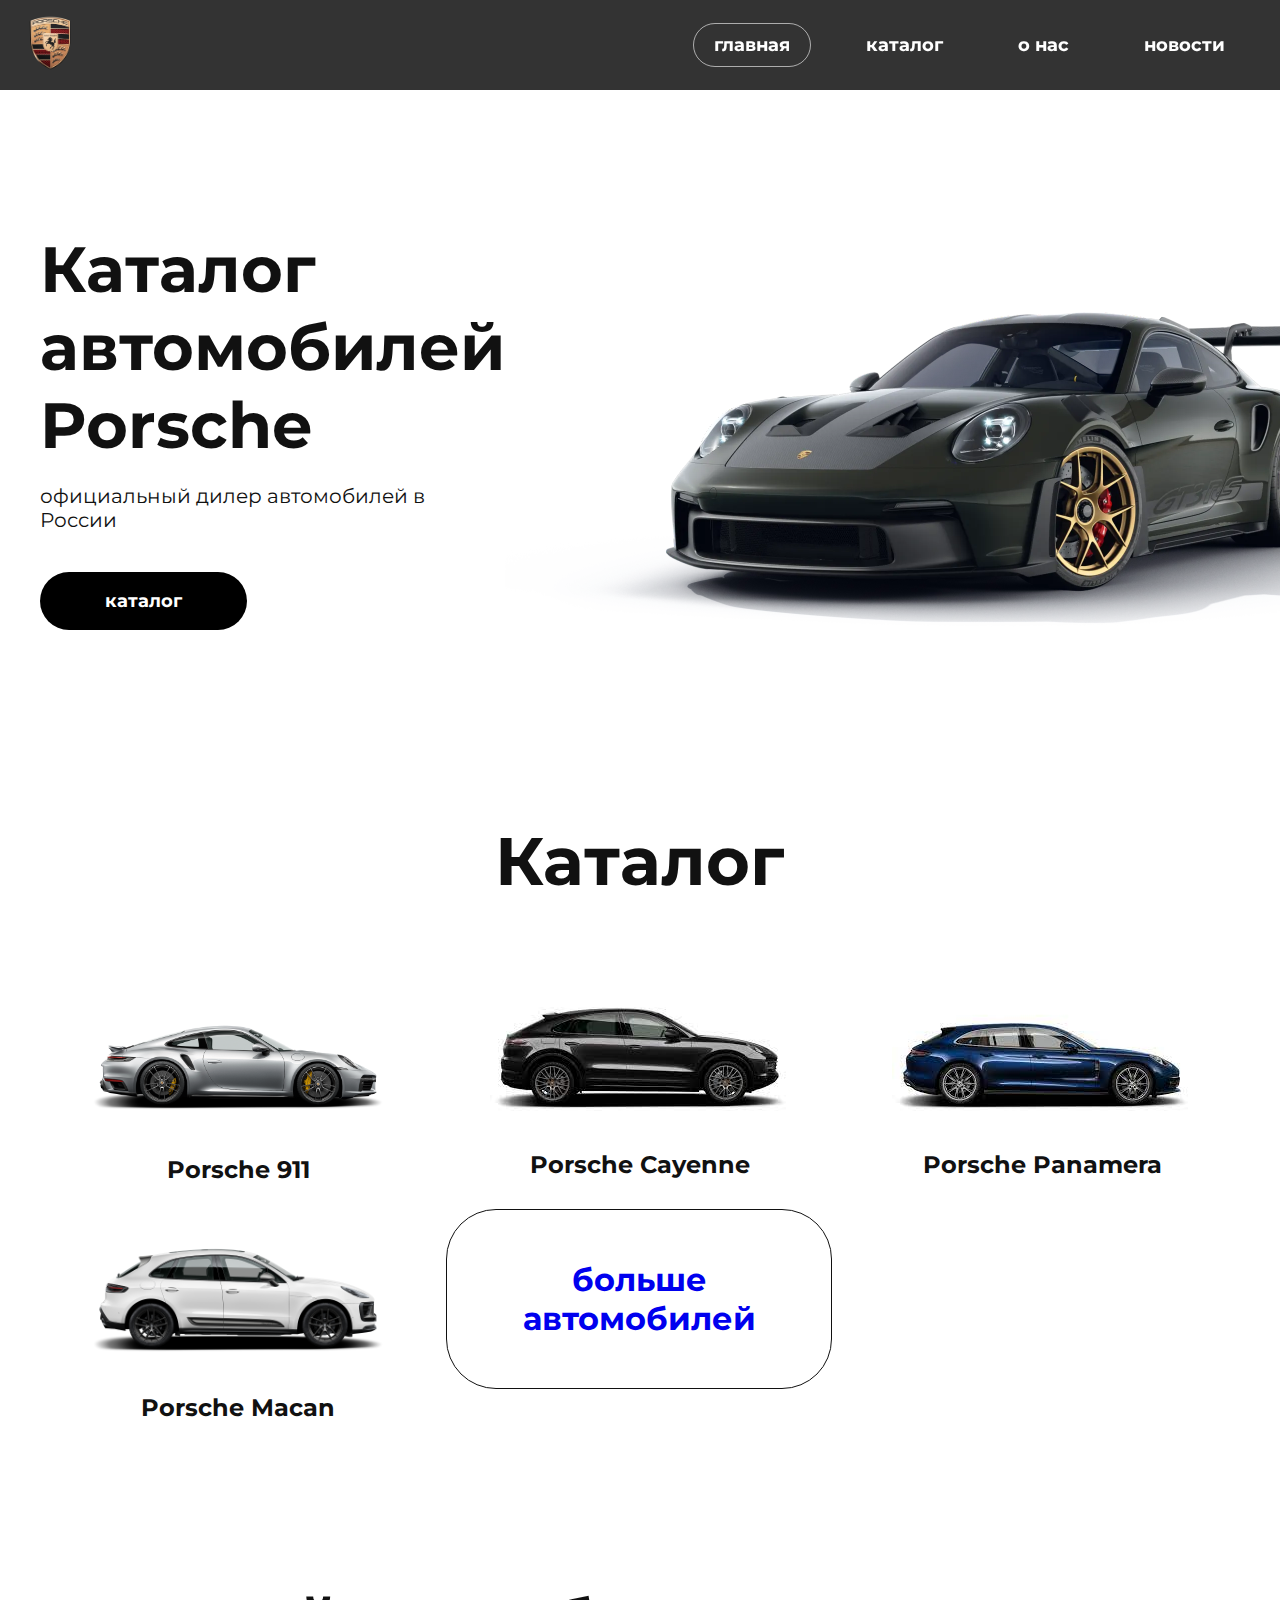
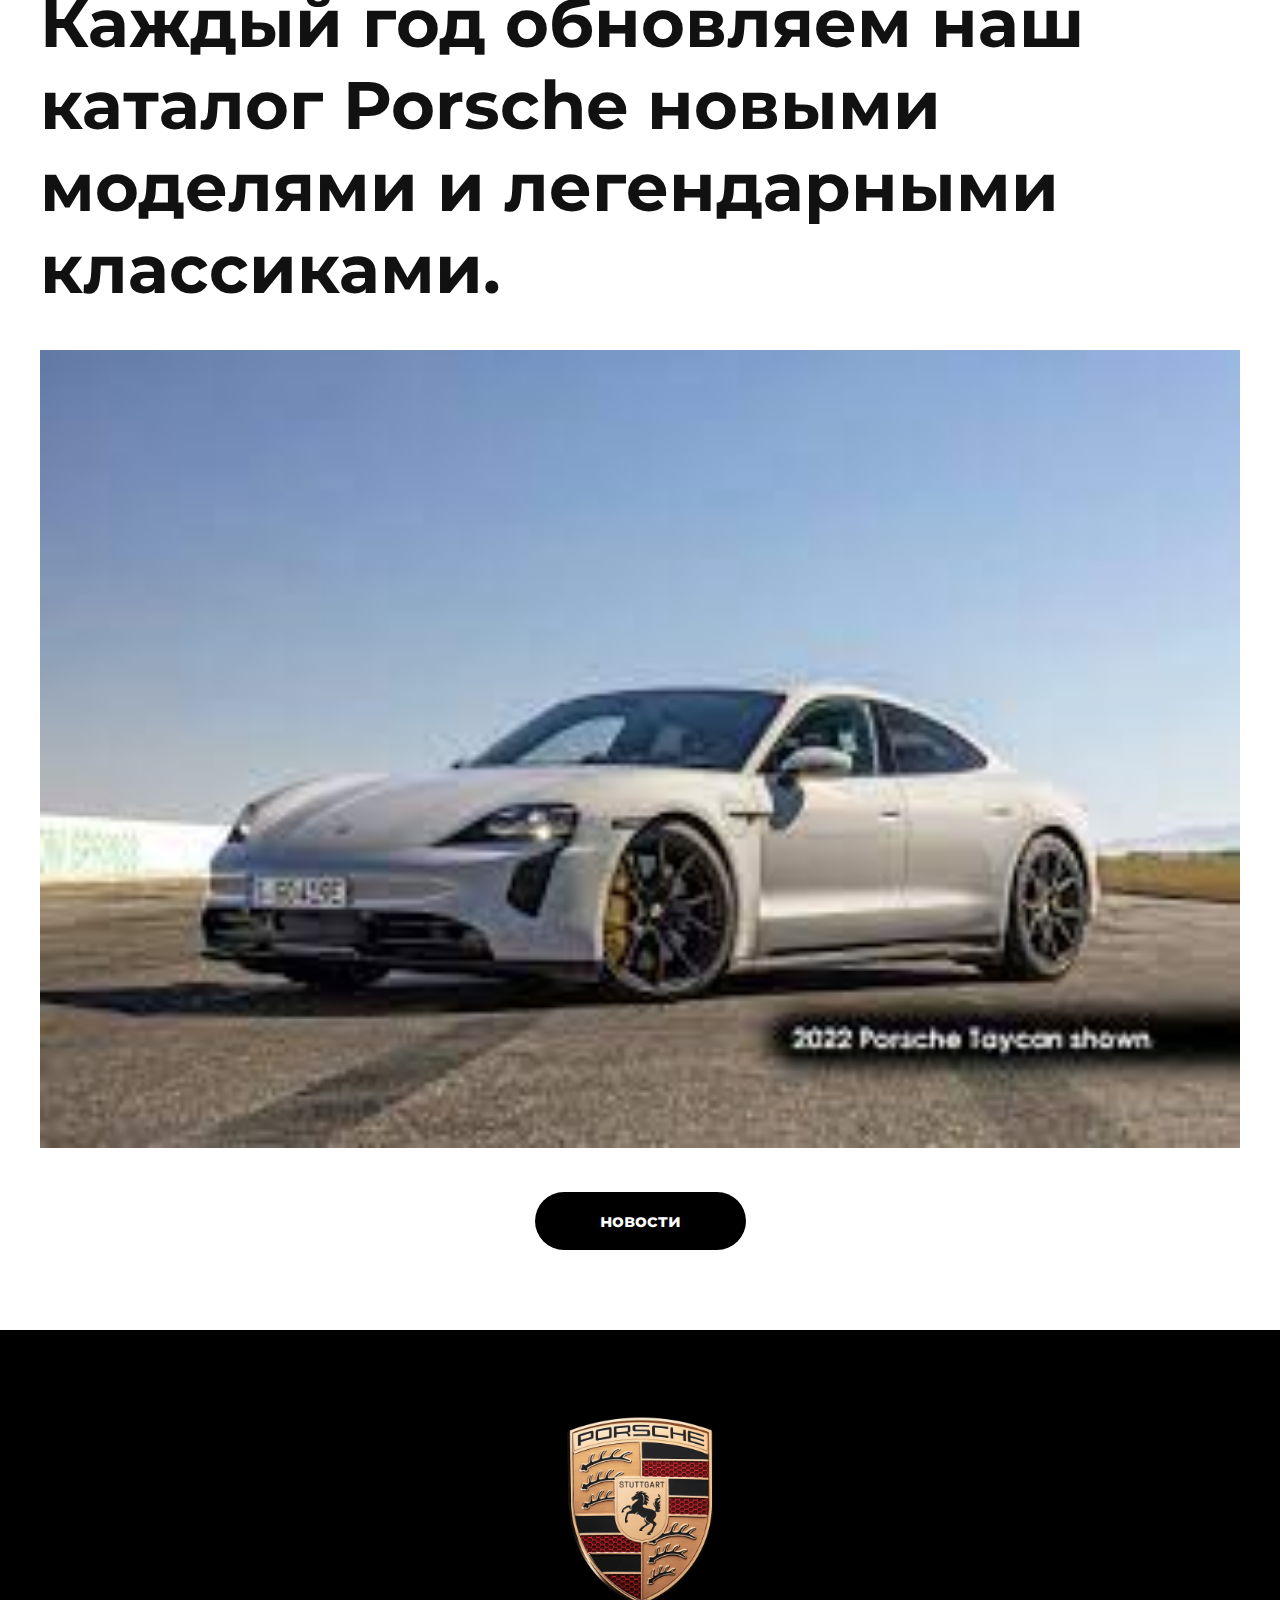
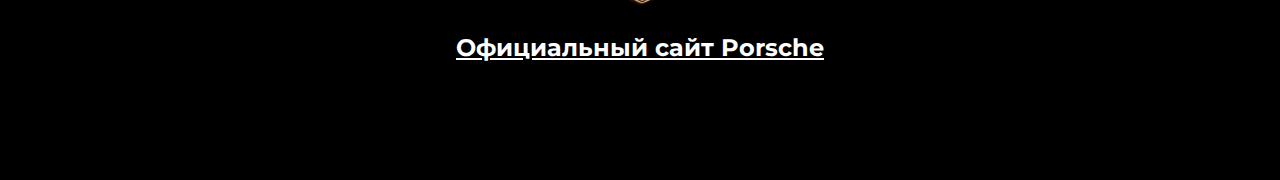
<file: index.html>
<!DOCTYPE html>
<html lang="ru">
<head>
    <meta charset="UTF-8">
    <meta name="viewport" content="width=device-width, initial-scale=1.0">
    <link rel="stylesheet" href="./assets/style/style.css">
    <title>Каталог автомобилей Porsche </title>
    <link crossorigin="anonymous" href="https://cdn.jsdelivr.net/npm/bootstrap@5.2.3/dist/css/bootstrap.min.css"
          integrity="sha384-rbsA2VBKQhggwzxH7pPCaAqO46MgnOM80zW1RWuH61DGLwZJEdK2Kadq2F9CUG65" rel="stylesheet">
</head>
<body>
    <header class="header" id="header">
        <nav class="navigation">
            <a href="#hero" class="logo"><img src="./assets/img/logo.png" class="logo-img" alt="Логотип"></a>
            <ul class="menu">
                <li><a href="./index.html" class="menu-link active">главная</a></li>
                <li><a href="./catalog.html" class="menu-link">каталог</a></li>
                <li><a href="./about.html" class="menu-link">о нас</a></li>
                <li><a href="./news.html" class="menu-link">новости</a></li>
            </ul>
        </nav>
    </header>
    <section class="hero" id="hero">
        <div class="container">
            <div class="hero-box">
                <div class="left-box">
                    <h1 class="hero-title">
                        Каталог автомобилей Porsche
                    </h1>
                    <p class="hero-text">
                        официальный дилер автомобилей в России
                    </p>
                    <a href="#catalog" class="hero-link">каталог</a>
                </div>
                <img src="./assets/img/bg.webp" class="img-1" alt="porche gt3">
            </div>
        </div>
    </section>
    <section class="catalog" id="catalog">
        <div class="container">
            <h2 class="second-title">
                Каталог
            </h2>
            <div class="catalog-box">
                <div class="item-1">
                    <a href="./car.html" class="cars-modal-link">
                        <img src="./assets/img/car-1.png" alt="" class="car">
                    </a>
                    <h3 class="item-title">
                        Porsche 911
                    </h3>
                </div>
                <div class="item-1">
                    <img src="./assets/img/car-2.jpeg" alt="" class="car">
                    <h3 class="item-title">
                        Porsche Cayenne
                    </h3>
                </div>
                <div class="item-1">
                    <img src="./assets/img/download.jpeg" alt="" class="car">
                    <h3 class="item-title">
                        Porsche Panamera
                    </h3>
                </div>
            </div>
            <div class="catalog-box-2">
                <div class="item-1">
                    <img src="./assets/img/car-4.png" alt="" class="car">
                    <h3 class="item-title">
                        Porsche Macan
                    </h3>
                </div>
                <div class="item-1">
                    <a href="./catalog.html" class="catalog-link">больше автомобилей</a>
                </div>
            </div>
        </div>
    </section>
    <section class="about">
        <div class="container">
            <h2 class="second-title title-about">
                Каждый год обновляем наш каталог Porsche новыми моделями и легендарными классиками.
            </h2>
            <img src="./assets/img/download (1).jpeg" class="car-size">
            <a href="./news.html" class="news-link">новости</a>
        </div>
    </section>
    <footer class="footer">
        <div class="container">
            <img src="./assets/img/logo.png" class="logo">
            <a href="https://www.porsche.ru/" target="_blank" class="porsche-link">Официальный сайт Porsche</a>
        </div>
    </footer>

    <script crossorigin="anonymous"
        integrity="sha384-OERcA2EqjJCMA+/3y+gxIOqMEjwtxJY7qPCqsdltbNJuaOe923+mo//f6V8Qbsw3"
        src="https://cdn.jsdelivr.net/npm/bootstrap@5.2.2/dist/js/bootstrap.bundle.min.js"></script>
</body>
</html>
</file>
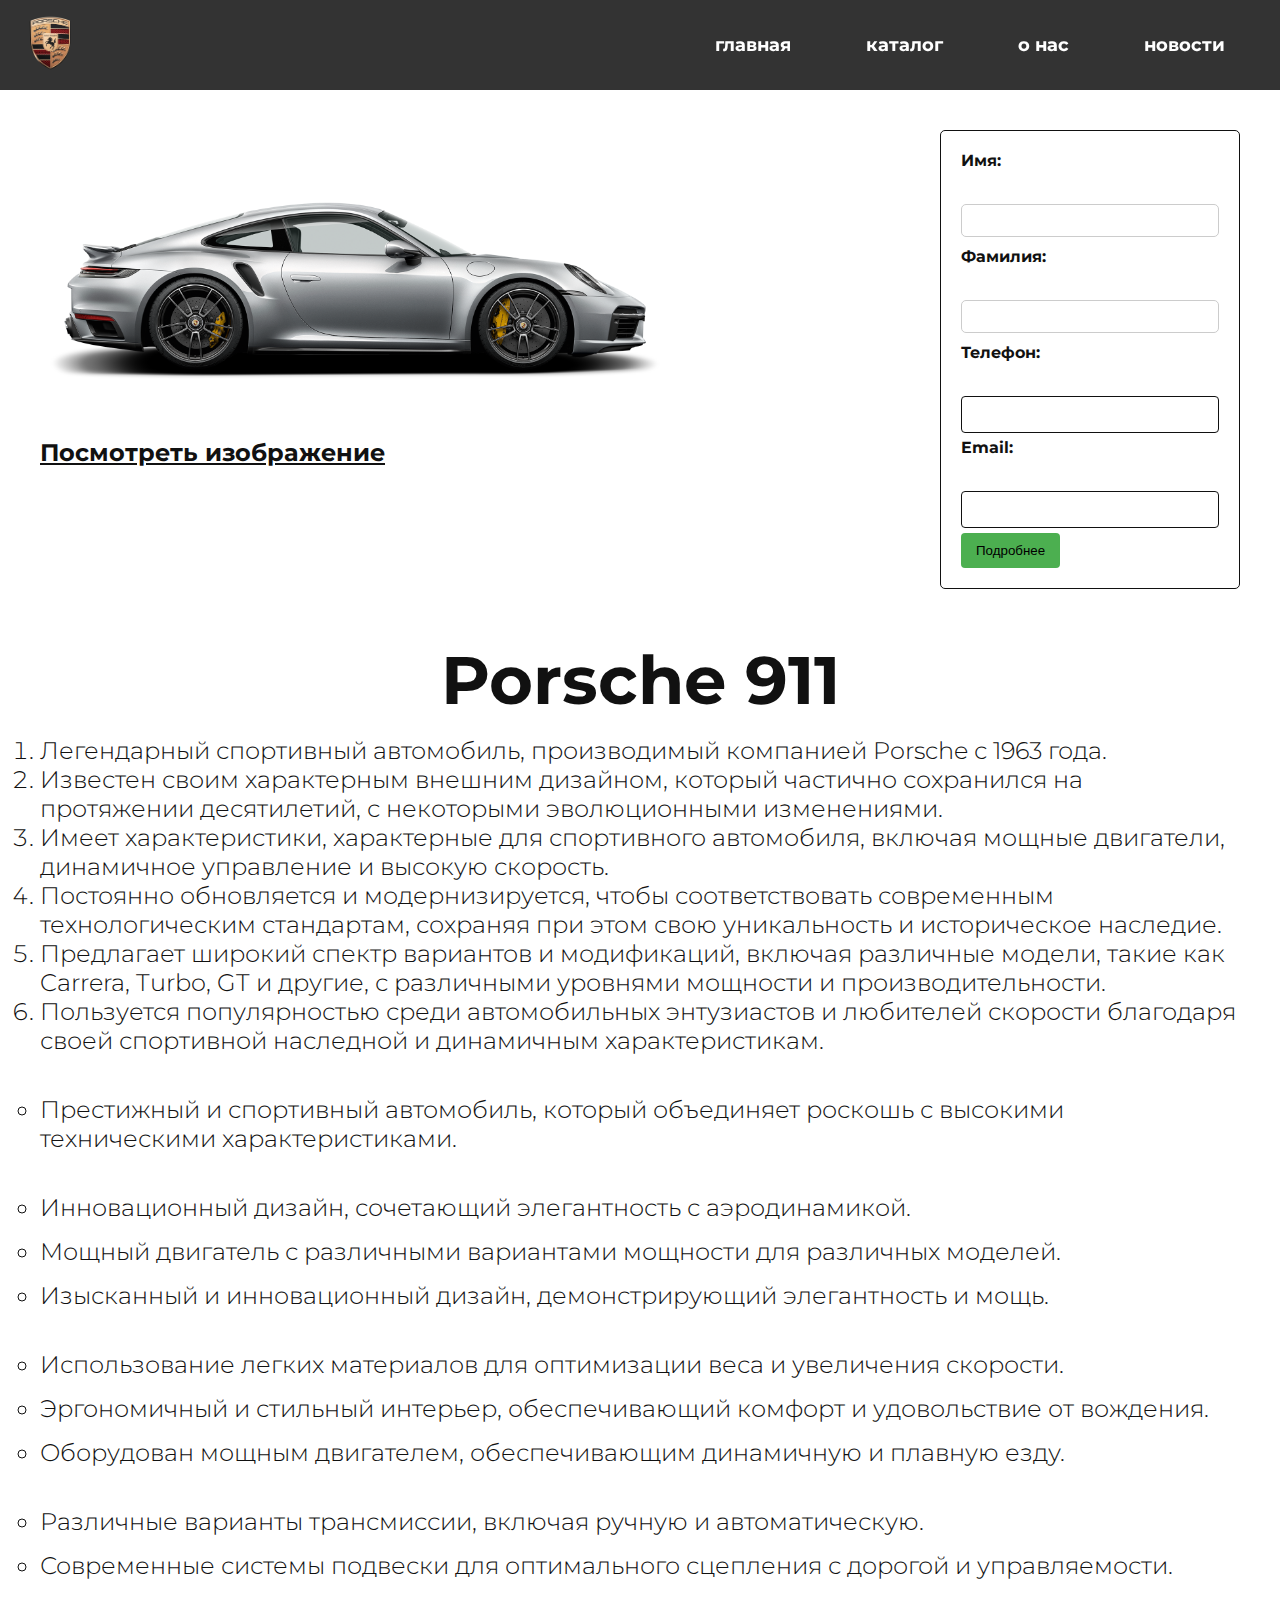
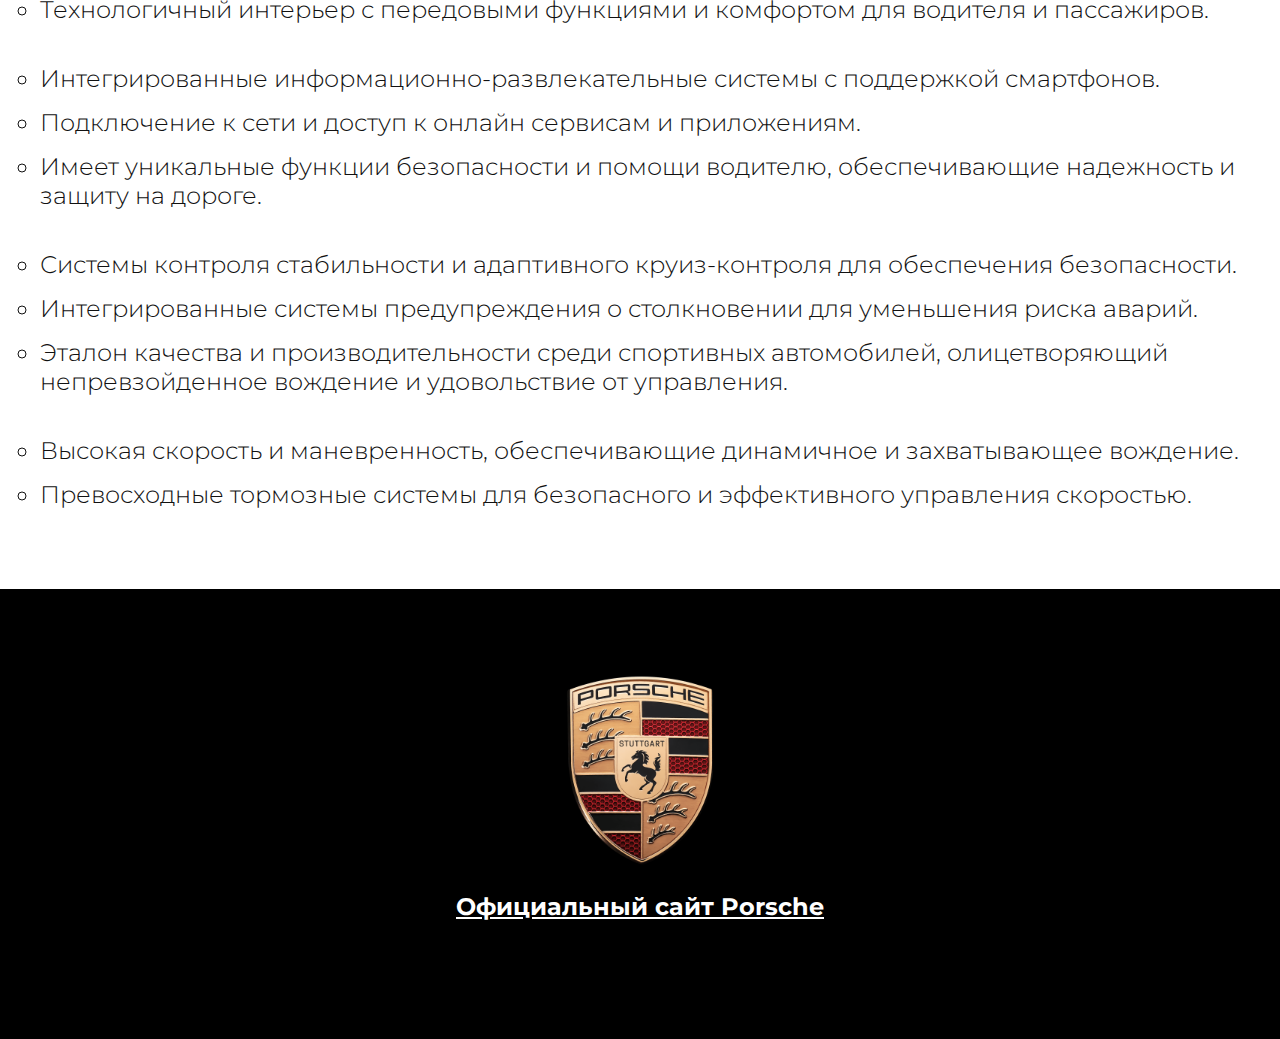
<file: car.html>
<!DOCTYPE html>
<html lang="en">
<head>
    <meta charset="UTF-8">
    <meta name="viewport" content="width=device-width, initial-scale=1.0">
    <link rel="stylesheet" href="./assets/style/style.css">
    <title class="active">Porsche 911</title>
</head>
<body>
    <header class="header" id="header">
        <nav class="navigation">
            <a href="./index.html" class="logo"><img src="./assets/img/logo.png" class="logo-img" alt="Логотип"></a>
            <ul class="menu">
                <li><a href="./index.html" class="menu-link">главная</a></li>
                <li><a href="./catalog.html" class="menu-link">каталог</a></li>
                <li><a href="./about.html" class="menu-link">о нас</a></li>
                <li><a href="./news.html" class="menu-link">новости</a></li>
            </ul>
        </nav>
    </header>
    <section class="car-info">
        <div class="container">
            <div class="flex">
                
                <div class="car-item">
                    <a href="./assets/img/car-1.png" target="_blank" rel="noopener noreferrer">
                        <img src="./assets/img/car-1.png" alt="Porche 911" class="car-img">
                    </a>
                    <a href="./assets/img/car-1.png" target="_blank" rel="noopener noreferrer" class="img-link">
                        Посмотреть изображение
                    </a>
                </div>
                <form action="https://www.bing.com/search" method="get" target="_blank" id="contactForm">
                    <label for="firstName">Имя:</label><br>
                    <input type="text" id="firstName" name="q"><br>
                    <label for="lastName">Фамилия:</label><br>
                    <input type="text" id="lastName" name="q"><br>
                    <label for="phone">Телефон:</label><br>
                    <input type="tel" id="phone" name="q"><br>
                    <label for="email">Email:</label><br>
                    <input type="email" id="email" name="q"><br>
                    <button type="submit">Подробнее</button>
                </form>
            </div>
            <div class="container">
                <h2 class="second-title">Porsche 911</h2>
                <ol class="ul">
                    <li>Легендарный спортивный автомобиль, производимый компанией Porsche с 1963 года.</li>
                    <li>Известен своим характерным внешним дизайном, который частично сохранился на протяжении десятилетий, с некоторыми эволюционными изменениями.</li>
                    <li>Имеет характеристики, характерные для спортивного автомобиля, включая мощные двигатели, динамичное управление и высокую скорость.</li>
                    <li>Постоянно обновляется и модернизируется, чтобы соответствовать современным технологическим стандартам, сохраняя при этом свою уникальность и историческое наследие.</li>
                    <li>Предлагает широкий спектр вариантов и модификаций, включая различные модели, такие как Carrera, Turbo, GT и другие, с различными уровнями мощности и производительности.</li>
                    <li>Пользуется популярностью среди автомобильных энтузиастов и любителей скорости благодаря своей спортивной наследной и динамичным характеристикам.</li>
                </ol>
                <ul class="ul-2">
                    <li>Престижный и спортивный автомобиль, который объединяет роскошь с высокими техническими характеристиками.
                        <ul class="ul-2">
                            <li>Инновационный дизайн, сочетающий элегантность с аэродинамикой.</li>
                            <li>Мощный двигатель с различными вариантами мощности для различных моделей.</li>
                        </ul>
                    </li>
                    <li>Изысканный и инновационный дизайн, демонстрирующий элегантность и мощь.
                        <ul class="ul-2">
                            <li>Использование легких материалов для оптимизации веса и увеличения скорости.</li>
                            <li>Эргономичный и стильный интерьер, обеспечивающий комфорт и удовольствие от вождения.</li>
                        </ul>
                    </li>
                    <li>Оборудован мощным двигателем, обеспечивающим динамичную и плавную езду.
                        <ul class="ul-2">
                            <li>Различные варианты трансмиссии, включая ручную и автоматическую.</li>
                            <li>Современные системы подвески для оптимального сцепления с дорогой и управляемости.</li>
                        </ul>
                    </li>
                    <li>Технологичный интерьер с передовыми функциями и комфортом для водителя и пассажиров.
                        <ul class="ul-2">
                            <li>Интегрированные информационно-развлекательные системы с поддержкой смартфонов.</li>
                            <li>Подключение к сети и доступ к онлайн сервисам и приложениям.</li>
                        </ul>
                    </li>
                    <li>Имеет уникальные функции безопасности и помощи водителю, обеспечивающие надежность и защиту на дороге.
                        <ul class="ul-2">
                            <li>Системы контроля стабильности и адаптивного круиз-контроля для обеспечения безопасности.</li>
                            <li>Интегрированные системы предупреждения о столкновении для уменьшения риска аварий.</li>
                        </ul>
                    </li>
                    <li>Эталон качества и производительности среди спортивных автомобилей, олицетворяющий непревзойденное вождение и удовольствие от управления.
                        <ul class="ul-2">
                            <li>Высокая скорость и маневренность, обеспечивающие динамичное и захватывающее вождение.</li>
                            <li>Превосходные тормозные системы для безопасного и эффективного управления скоростью.</li>
                        </ul>
                    </li>
                </ul>
            </div>
        </div>

    </section>
    <footer class="footer">
        <div class="container">
            <img src="./assets/img/logo.png" class="logo">
            <a href="https://www.porsche.ru/" target="_blank" class="porsche-link">Официальный сайт Porsche</a>
        </div>
    </footer>
    <script src="./assets/js/submitform.js"></script>
</body>
</html>
</file>
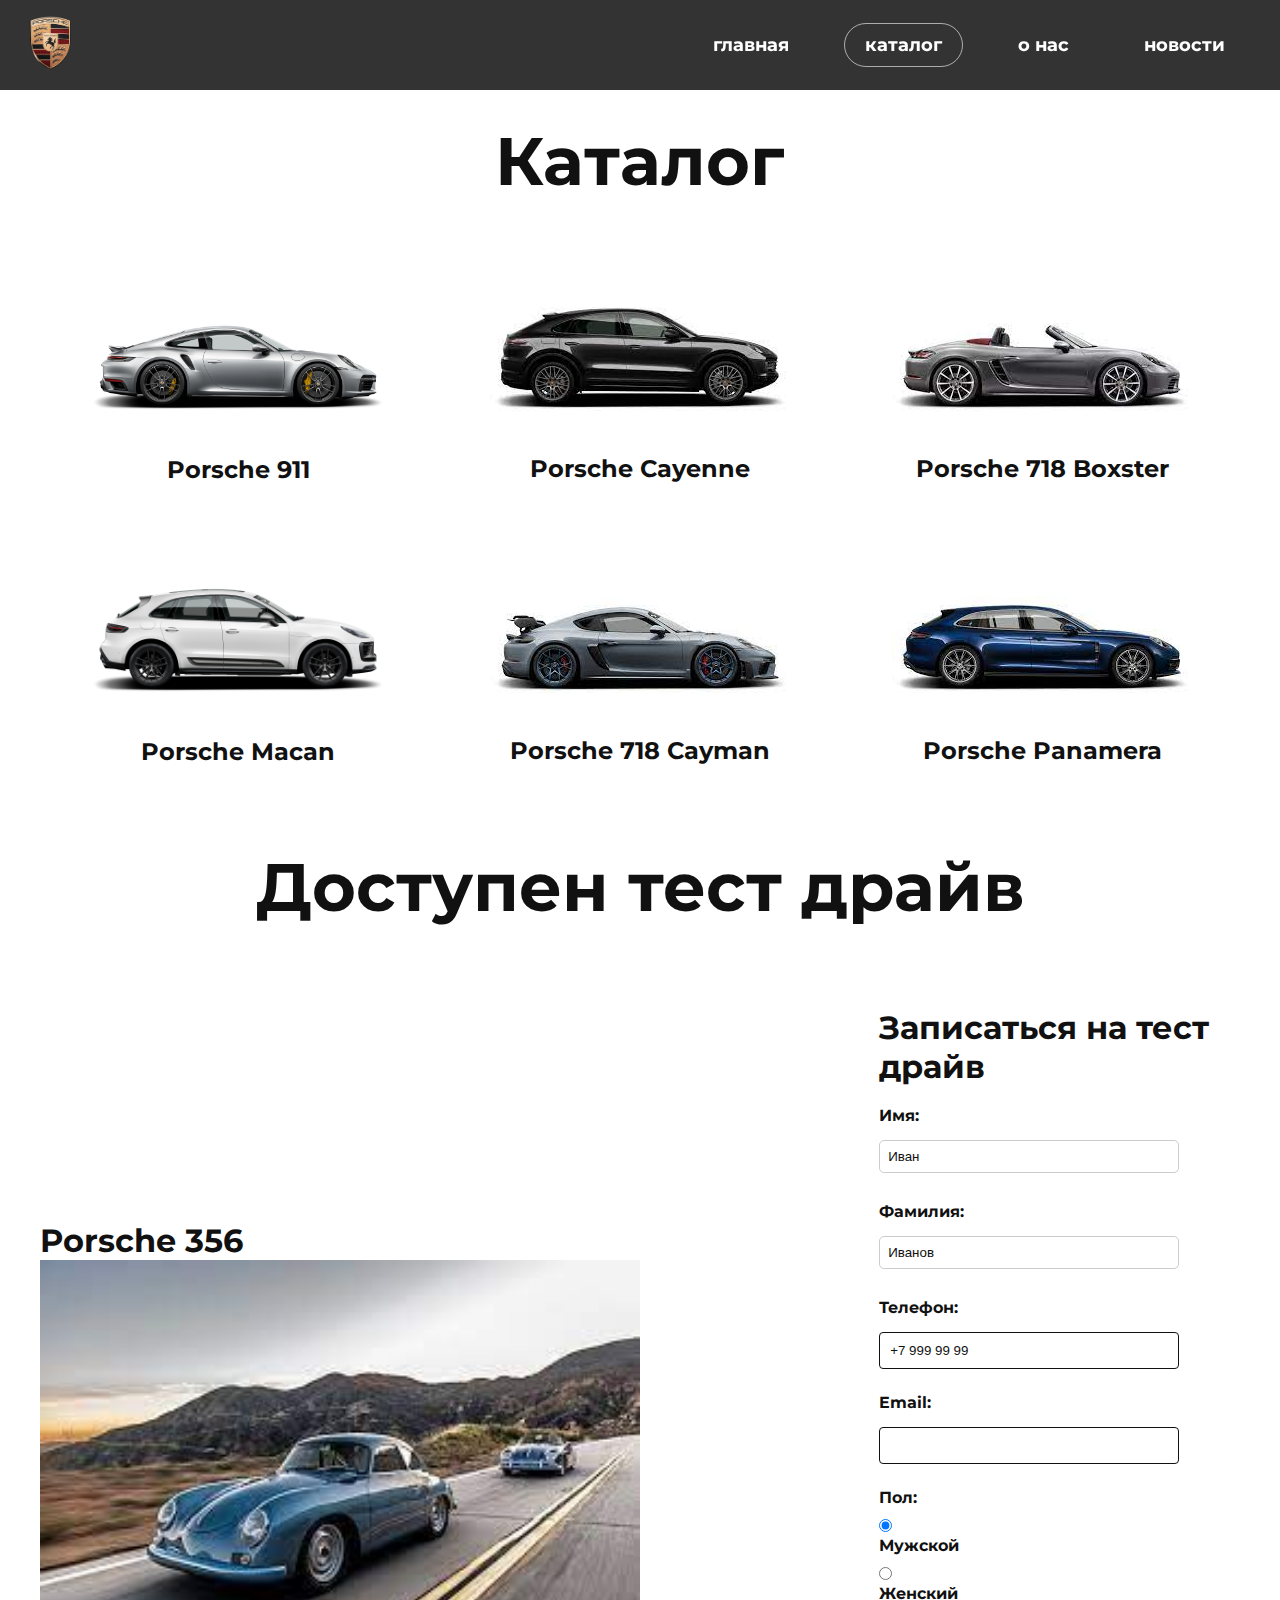
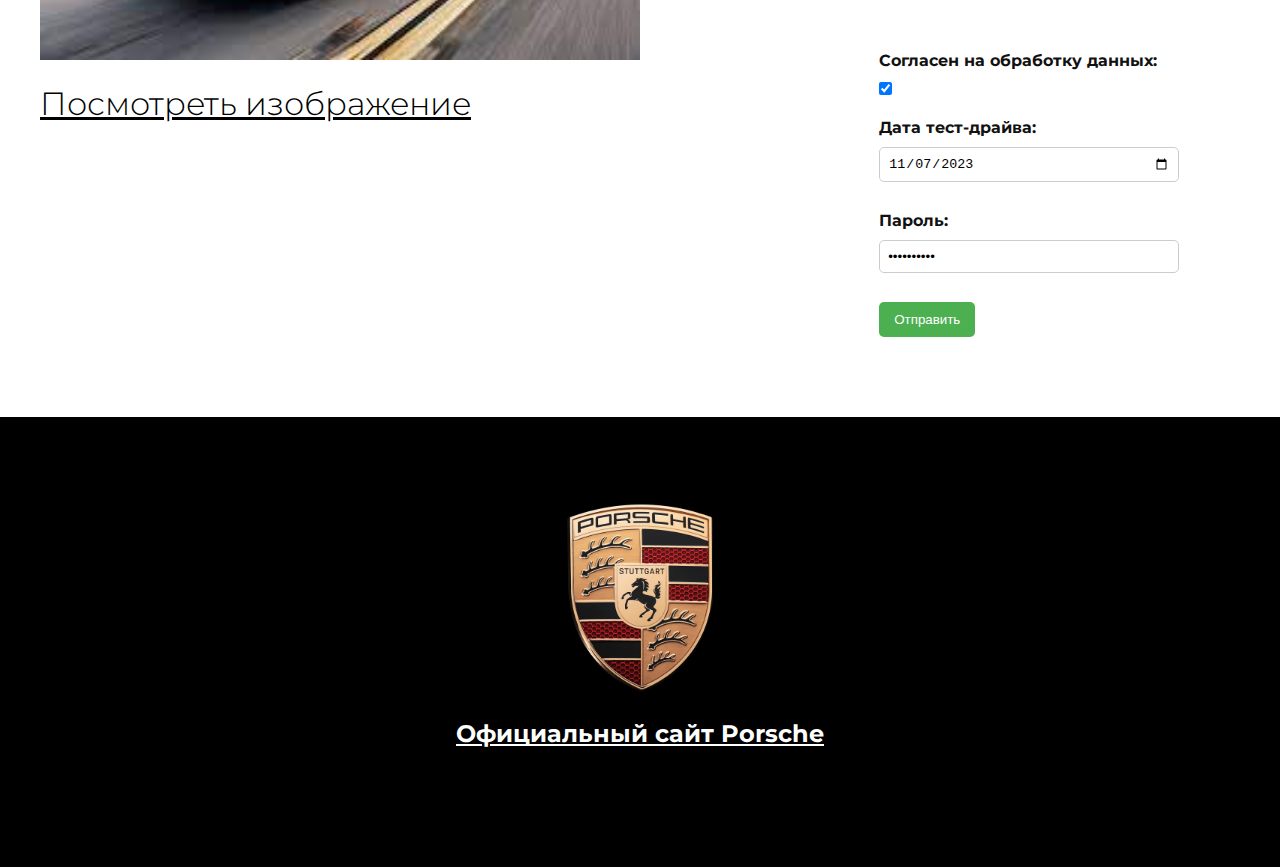
<file: catalog.html>
<!DOCTYPE html>
<html lang="en">
<head>
    <meta charset="UTF-8">
    <meta name="viewport" content="width=device-width, initial-scale=1.0">
    <link rel="stylesheet" href="./assets/style/style.css">
    <title>Каталог </title>
</head>
<body>
    <header class="header" id="header">
        <nav class="navigation">
            <a href="./index.html" class="logo 1"><img src="./assets/img/logo.png" class="logo-img" alt="Логотип"></a>
            <ul class="menu">
                <li><a href="./index.html" class="menu-link">главная</a></li>
                <li><a href="./catalog.html" class="menu-link active">каталог</a></li>
                <li><a href="./about.html" class="menu-link">о нас</a></li>
                <li><a href="./news.html" class="menu-link">новости</a></li>
            </ul>
        </nav>
    </header>
    <section class="catalog">
        <div class="container">
            <h2 class="second-title">
                Каталог
            </h2>
            <div class="catalog-box">
                <div class="item-1">
                    <a href="./car.html" class="cars-modal-link">
                        <img src="./assets/img/car-1.png" alt="" class="car">
                    </a>
                    <h3 class="item-title">
                        Porsche 911
                    </h3>
                </div>
                <div class="item-1">
                    <a href="./car.html" class="cars-modal-link">
                        <img src="./assets/img/car-2.jpeg" alt="" class="car">
                    </a>
                    <h3 class="item-title">
                        Porsche Cayenne
                    </h3>
                </div>
                <div class="item-1">
                    <a href="./car.html" class="cars-modal-link">
                        <img src="./assets/img/car-5.jpeg" alt="" class="car">
                    </a>
                    <h3 class="item-title">
                        Porsche 718 Boxster
                    </h3>
                </div>
            </div>
            <div class="catalog-box">
                <div class="item-1">
                    <a href="./car.html" class="cars-modal-link">
                        <img src="./assets/img/car-4.png" alt="" class="car">
                    </a>
                    <h3 class="item-title">
                        Porsche Macan
                    </h3>
                </div>
                <div class="item-1">
                    <a href="./car.html" class="cars-modal-link">
                        <img src="./assets/img/car-6.jpeg" alt="" class="car">
                    </a>
                    <h3 class="item-title">
                        Porsche 718 Cayman
                    </h3>
                </div>
                <div class="item-1">
                    <a href="./car.html" class="cars-modal-link">
                        <img src="./assets/img/download.jpeg" alt="" class="car">
                    </a>
                    <h3 class="item-title">
                        Porsche Panamera
                    </h3>
                </div>
            </div>
        </div>
    </section>
    <section class="test-drive">
        <div class="container">
            <h2 class="second-title">
                Доступен тест драйв
            </h2>
            <div class="test-drive-box">
                <div class="left">
                    <h3 class="third-title">
                        Porsche 356
                    </h3>
                    <a href="./assets/img/test-drive-img-1.jpeg" target="_blank">
                        <img src="./assets/img/test-drive-img-1.jpeg" width="600px" height="400px" class="test-drive-img" alt="Автомобиль на тест драйв">
                    </a>
                    <a href="./assets/img/test-drive-img-1.jpeg" target="_blank" class="to-img-link">
                        Посмотреть изображение
                    </a>
                </div>
                <div class="right">
                    <h3 class="third-title">Записаться на тест драйв</h3>
                    <form action="https://www.bing.com/search" method="get" target="_blank" class="test-drive-form" id="testDriveForm">
                        <label for="firstName">Имя:</label>
                        <input type="text" id="firstName" name="firstName" value="Иван" required><br><br>
                        <label for="lastName">Фамилия:</label>
                        <input type="text" id="lastName" name="lastName" value="Иванов"><br><br>
                        <label for="phone">Телефон:</label>
                        <input type="tel" id="phone" name="phone" value="+7 999 99 99" required><br><br>
                        <label for="email">Email:</label>
                        <input type="email" id="email" name="email" value=""><br><br>
                        <label for="gender">Пол:</label>
                        <input type="radio" id="male" name="gender" value="male" checked>
                        <label for="male">Мужской</label>
                        <input type="radio" id="female" name="gender" value="female">
                        <label for="female">Женский</label><br><br>
                        <label for="agree">Согласен на обработку данных:</label>
                        <input type="checkbox" id="agree" name="agree" checked><br><br>
                        <label for="date">Дата тест-драйва:</label>
                        <input type="date" id="date" name="date" value="2023-11-07" required><br><br>
                        <label for="password">Пароль:</label>
                        <input type="password" id="password" name="password" value="mypassword" required><br><br>
                        <input type="submit" value="Отправить" onclick="submitForm()">
                    </form>  
                </div>
            </div>
        </div>
    </section>
    <footer class="footer">
        <div class="container">
            <img src="./assets/img/logo.png" class="logo">
            <a href="https://www.porsche.ru/" target="_blank" class="porsche-link">Официальный сайт Porsche</a>
        </div>
    </footer>
    <script src="./assets/js/submitformtwo.js"></script>
</body>
</html>
</file>
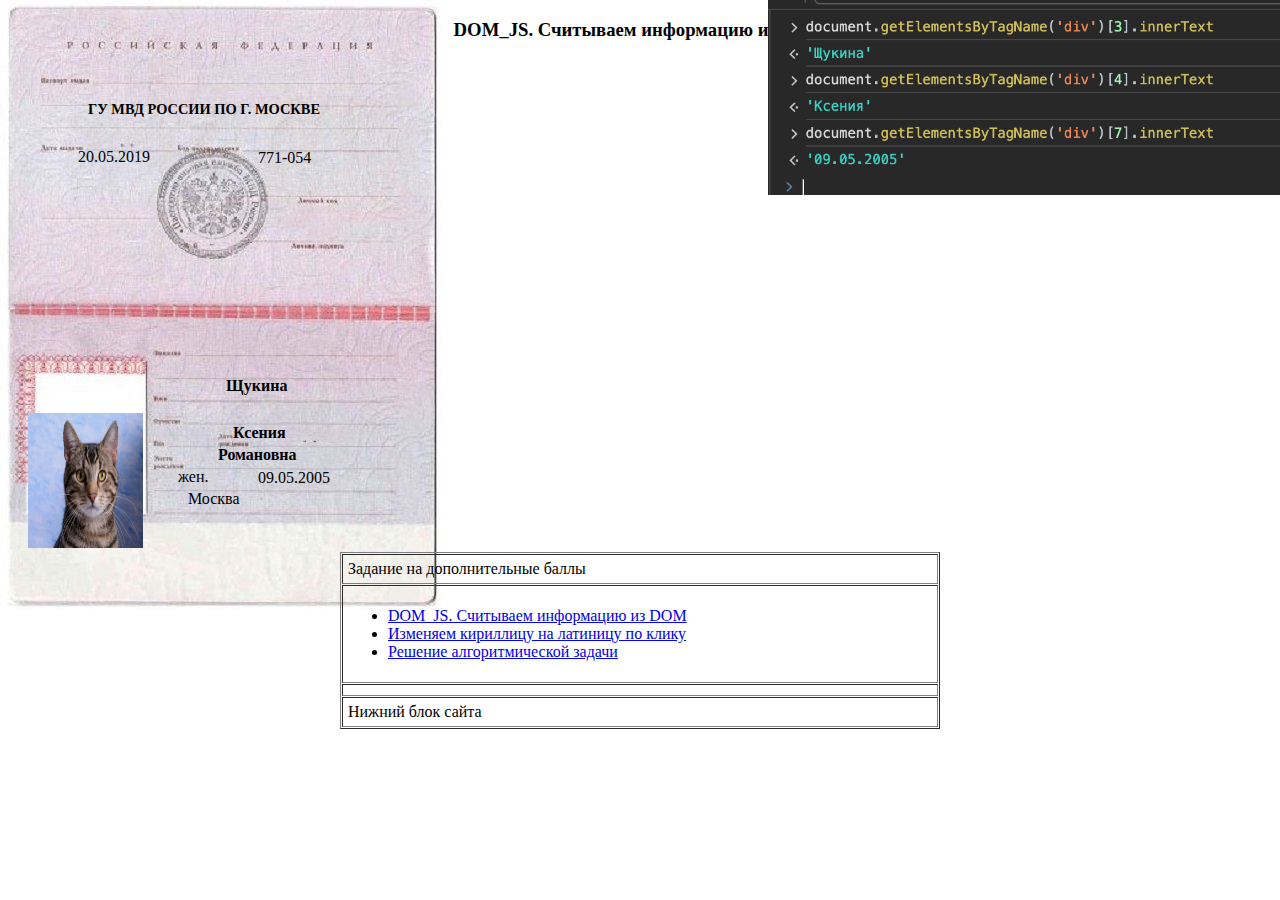
<file: dopball.html>
<!DOCTYPE html>
<html lang="en">
<head>
    <meta charset="UTF-8">
    <title>DOM_JS. Считываем информацию из DOM</title>
</head>
<body>

<table align="center" border=1 cellpadding="5" cellspacing="1" width="600px">

    <tr>
        <td>Задание на дополнительные баллы</td>
    </tr>


    <tr>
        <td>
            <ul>
                <li><a href="./dopball.html" target="_self">DOM_JS. Считываем информацию из DOM</a>
                <li><a href="./passchanger.html" target="_self">Изменяем кириллицу на латиницу по клику</a>
                <li><a href="./task2.html" target="_blank">Решение алгоритмической задачи</a>
            </ul>
        </td>
    </tr>

    <tr>
        <td>  </td>
            <!--Уникально содержание страницы-->
            <h3 align="center" id="start">DOM_JS. Считываем информацию из DOM</h3>
<style type="text/css">
        body {
            background-image: url(./assets/img/1.jpg);
            background-position: center-bottom;
            background-repeat: no-repeat;
        }
        .block1 {
            margin-left: 80px;
            margin-top: 60px;
            font: bold 90% serif;
        }
        .block2 {
            margin-left: 70px;
            margin-top: 30px;
        }
        .block3 {
            margin-left: 250px;
            margin-top: -17px;
        }
        .pos{
            width: 40%;
            position: absolute;
            top: 0;
            right: 0;
        }
        .block4 {
            margin-left: 218px;
            margin-top: 210px;
            font: bold 100% serif;
        }
        .block5 {
            margin-left: 225px;
            margin-top: 29px;
            font: bold 100% serif;
        }
        .block6 {
            margin-left: 210px;
            margin-top: 4px;
            font: bold 100% serif;
        }
        .block7 {
            margin-left: 170px;
            margin-top: 4px;
        }
        .block8 {
            margin-left: 250px;
            margin-top: -17px;
        }
        .block9 {
            margin-left: 180px;
            margin-top: 3px;
        }
        .photo {
            margin-left: 20px;
            margin-top: -95px;
        }
    </style>

    <div class="block1">ГУ МВД РОССИИ ПО Г. МОСКВЕ </div>
    <div class="block2"> 20.05.2019</div>
    <div class="block3"> 771-054</div>
    <div class="block4"> Щукина </div>
    <div class="block5">Ксения </div>
    <div class="block6"> Романовна </div>
    <div class="block7"> жен. </div>
    <div class="block8"> 09.05.2005 </div>
    <div class="block9"> Москва </div>
    <div class="photo"> <img src="./assets/img/img-1.jpg" height="135" width="115"/> </div>
    <img src="./assets/img/2.png" class="pos">
       



    <tr>
        <td>Нижний блок сайта</td>
    </tr>


</table>
</body>
</html>
</file>
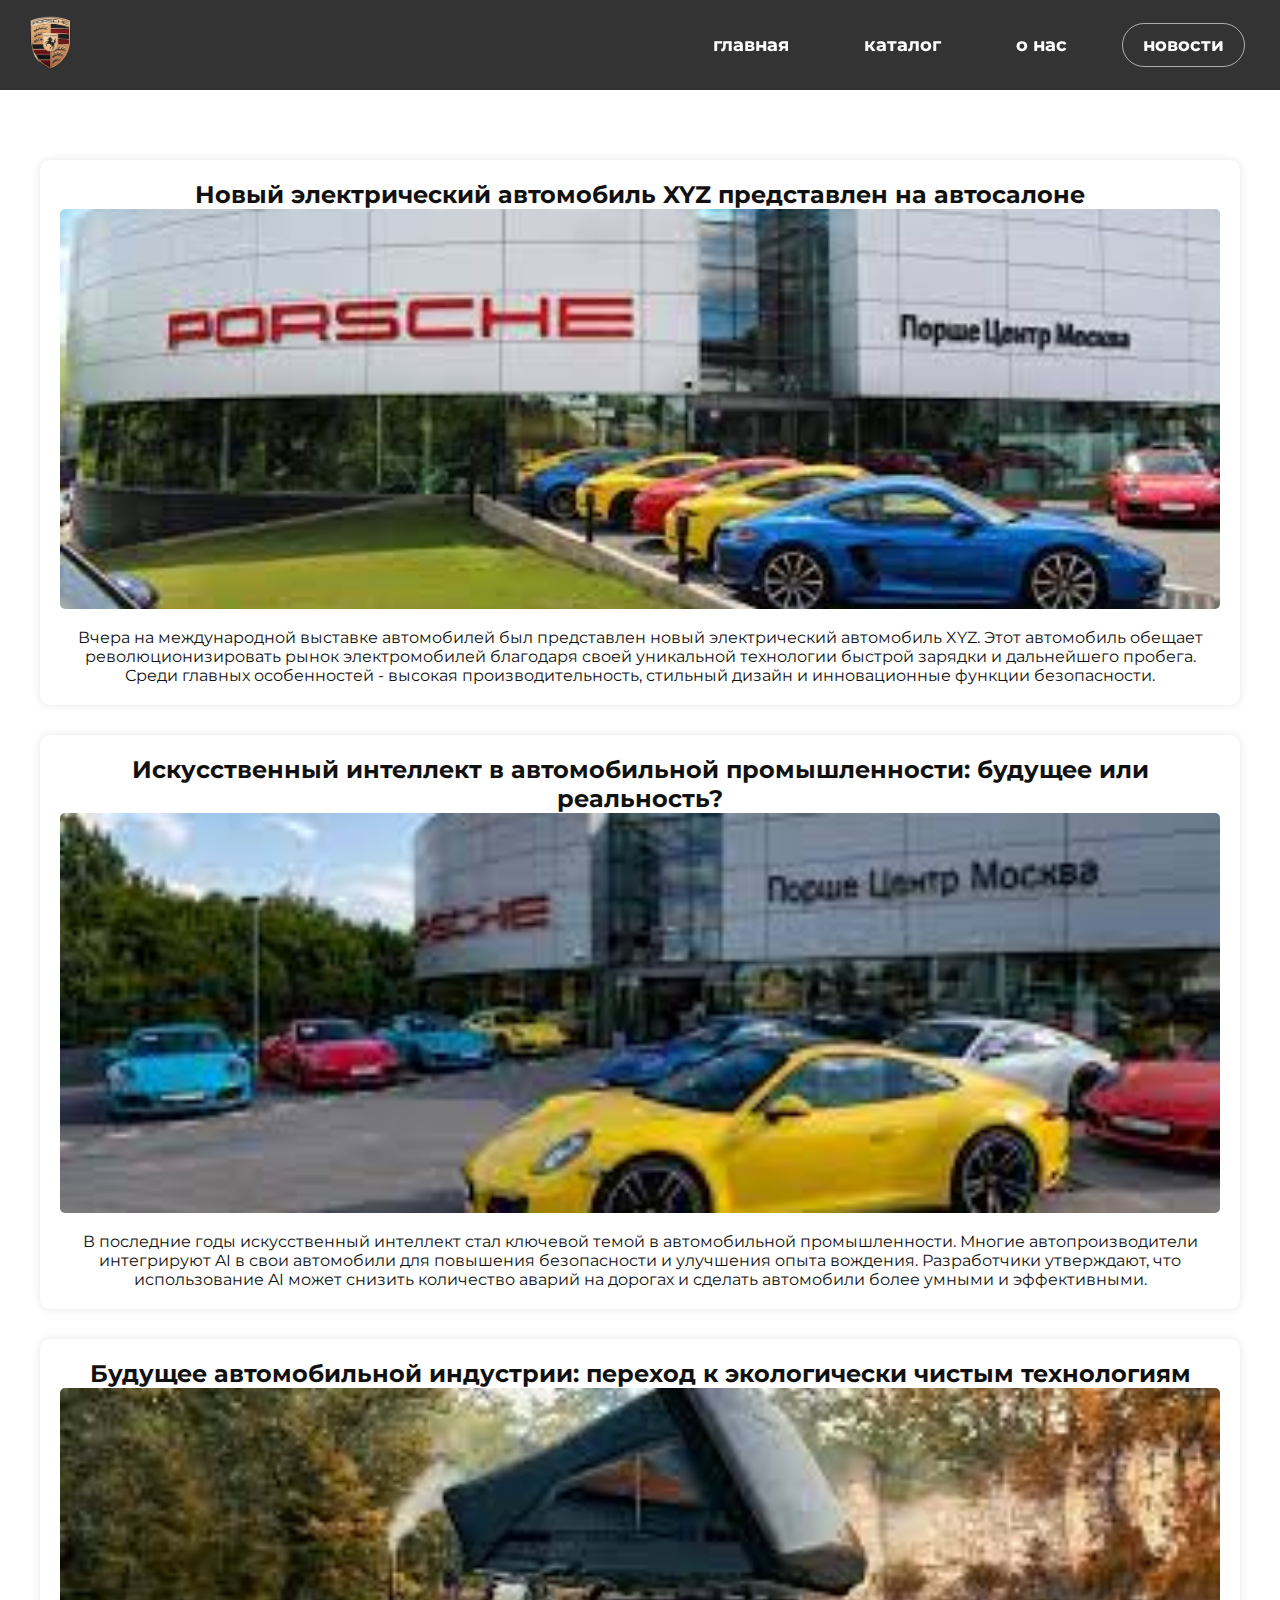
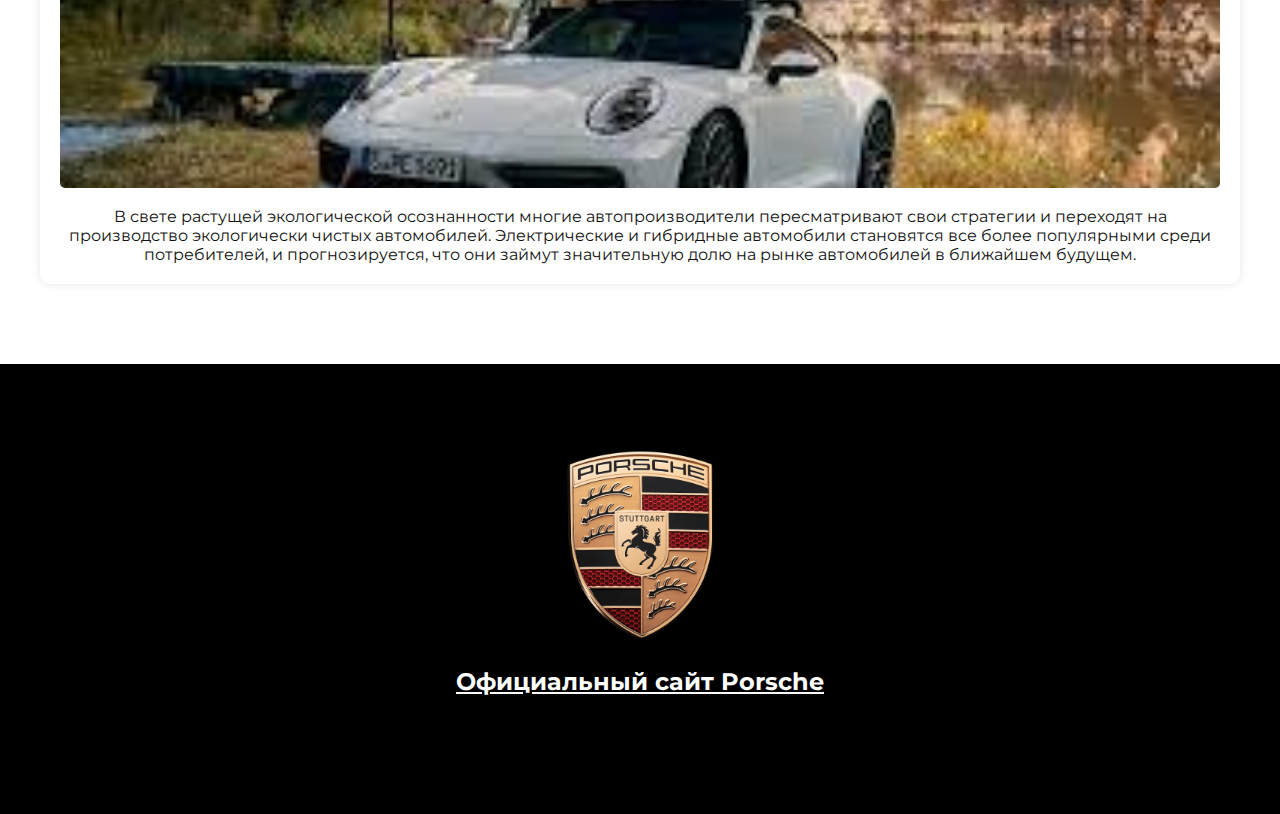
<file: news.html>
<!DOCTYPE html>
<html lang="ru">
<head>
    <meta charset="UTF-8">
    <link rel="stylesheet" href="./assets/style/style.css">
    <meta name="viewport" content="width=device-width, initial-scale=1.0">
    <title>Новости</title>
</head>
<body>
    <header class="header" id="header">
        <nav class="navigation">
            <a href="./index.html" class="logo"><img src="./assets/img/logo.png" class="logo-img" alt="Логотип"></a>
            <ul class="menu">
                <li><a href="./index.html" class="menu-link">главная</a></li>
                <li><a href="./catalog.html" class="menu-link">каталог</a></li>
                <li><a href="./about.html" class="menu-link">о нас</a></li>
                <li><a href="./news.html" class="menu-link active">новости</a></li>
            </ul>
        </nav>
    </header>
    <section class="about">
        <div class="container">
            <div class="article">
                <h2>Новый электрический автомобиль XYZ представлен на автосалоне</h2>
                <img class="news-image" src="[data-uri]" alt="Новости в мире автомобилестроения" />
                <p>
                    Вчера на международной выставке автомобилей был представлен новый электрический автомобиль XYZ. Этот
                    автомобиль обещает революционизировать рынок электромобилей благодаря своей уникальной технологии быстрой
                    зарядки и дальнейшего пробега. Среди главных особенностей - высокая производительность, стильный дизайн и
                    инновационные функции безопасности.
                </p>
            </div>
        
            <div class="article">
                <h2>Искусственный интеллект в автомобильной промышленности: будущее или реальность?</h2>
                <img class="news-image" src="[data-uri]" alt="Инновации в автомобильной промышленности" />
                <p>
                    В последние годы искусственный интеллект стал ключевой темой в автомобильной промышленности. Многие
                    автопроизводители интегрируют AI в свои автомобили для повышения безопасности и улучшения опыта вождения.
                    Разработчики утверждают, что использование AI может снизить количество аварий на дорогах и сделать
                    автомобили более умными и эффективными.
                </p>
            </div>
        
            <div class="article">
                <h2>Будущее автомобильной индустрии: переход к экологически чистым технологиям</h2>
                <img class="news-image" src="[data-uri]" alt="Электрические автомобили будущего" />
                <p>
                    В свете растущей экологической осознанности многие автопроизводители пересматривают свои стратегии и
                    переходят на производство экологически чистых автомобилей. Электрические и гибридные автомобили становятся
                    все более популярными среди потребителей, и прогнозируется, что они займут значительную долю на рынке
                    автомобилей в ближайшем будущем.
                </p>
            </div>
        </div>
    </section>
    <footer class="footer">
        <div class="container">
            <img src="./assets/img/logo.png" class="logo">
            <a href="https://www.porsche.ru/" target="_blank" class="porsche-link">Официальный сайт Porsche</a>
        </div>
    </footer>
</body>
</html>
</file>
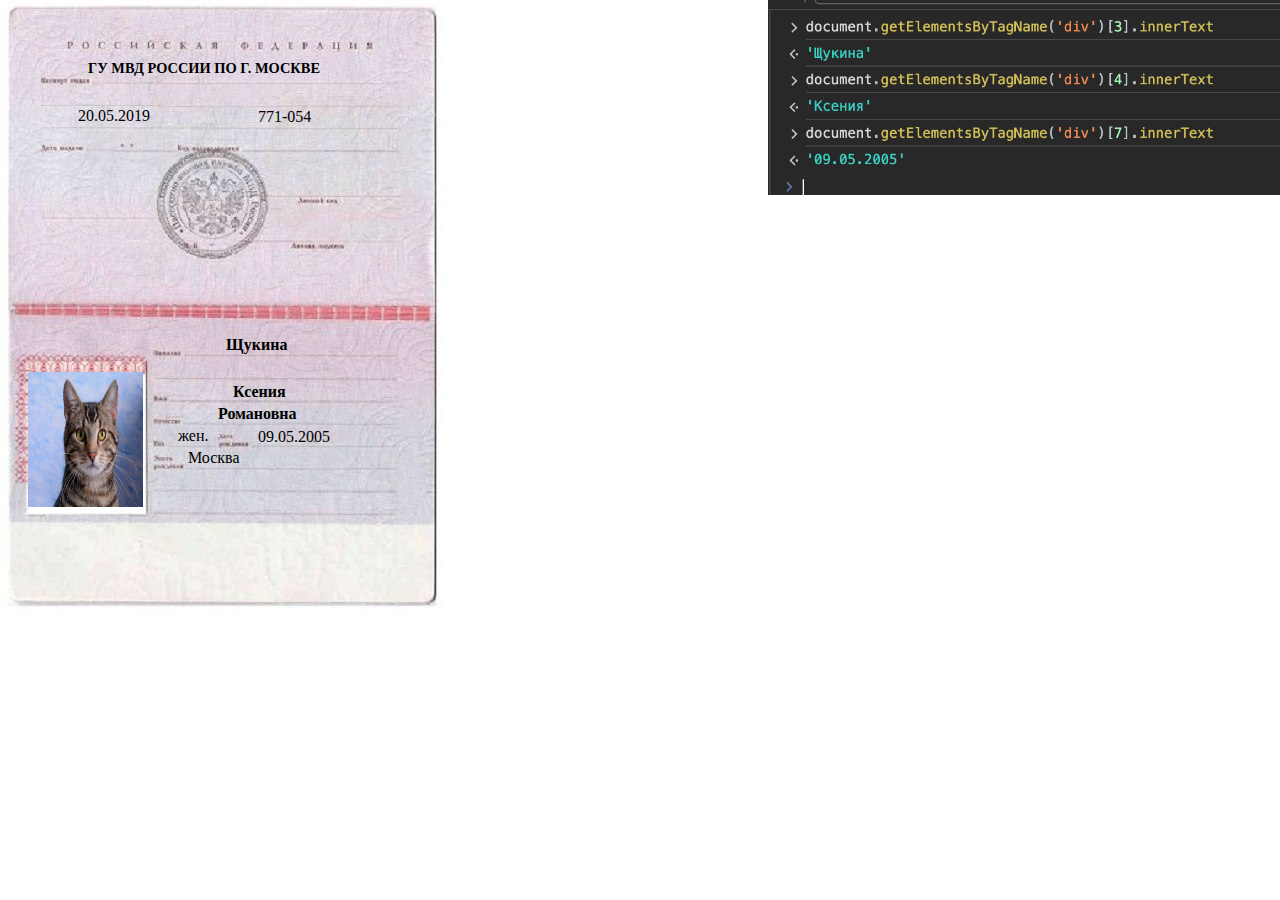
<file: pass.html>
<!DOCTYPE html>
<html lang="en">
<head>
    <meta charset="UTF-8">
    <meta name="viewport" content="width=device-width, initial-scale=1.0">
    <title>DOM_JS. Считываем информацию из DOM</title>
     <style type="text/css">   
        body {
            background-image: url(./assets/img/1.jpg); 
            background-position: center-bottom;
            background-repeat: no-repeat;  
        }
        .block1 {   
            margin-left: 80px;
            margin-top: 60px;   
            font: bold 90% serif;
        }   
        .block2 {
            margin-left: 70px;   
            margin-top: 30px;
        }   
        .block3 {
            margin-left: 250px;   
            margin-top: -17px;
        }   
        .pos{
            width: 40%;
            position: absolute;
            top: 0;
            right: 0;
        }
        .block4 {
            margin-left: 218px;   
            margin-top: 210px;
            font: bold 100% serif;   
        }
        .block5 {   
            margin-left: 225px;
            margin-top: 29px;   
            font: bold 100% serif;
        }   
        .block6 {
            margin-left: 210px;   
            margin-top: 4px;
            font: bold 100% serif;   
        }
        .block7 {   
            margin-left: 170px;
            margin-top: 4px;   
        }
        .block8 {   
            margin-left: 250px;
            margin-top: -17px;   
        }
        .block9 {
            margin-left: 180px;   
            margin-top: 3px;
        }
        .photo {   
            margin-left: 20px;
            margin-top: -95px;   
        }
    </style> 
</head>
<body>
    <div class="block1">ГУ МВД РОССИИ ПО Г. МОСКВЕ </div>
    <div class="block2"> 20.05.2019</div>    
    <div class="block3"> 771-054</div>
    <div class="block4"> Щукина </div>    
    <div class="block5">Ксения </div>
    <div class="block6"> Романовна </div>    
    <div class="block7"> жен. </div>
    <div class="block8"> 09.05.2005 </div>    
    <div class="block9"> Москва </div>
    <div class="photo"> <img src="./assets/img/img-1.jpg" height="135" width="115"/> </div>    
    <img src="./assets/img/2.png" class="pos">
</body>
</html>
</file>
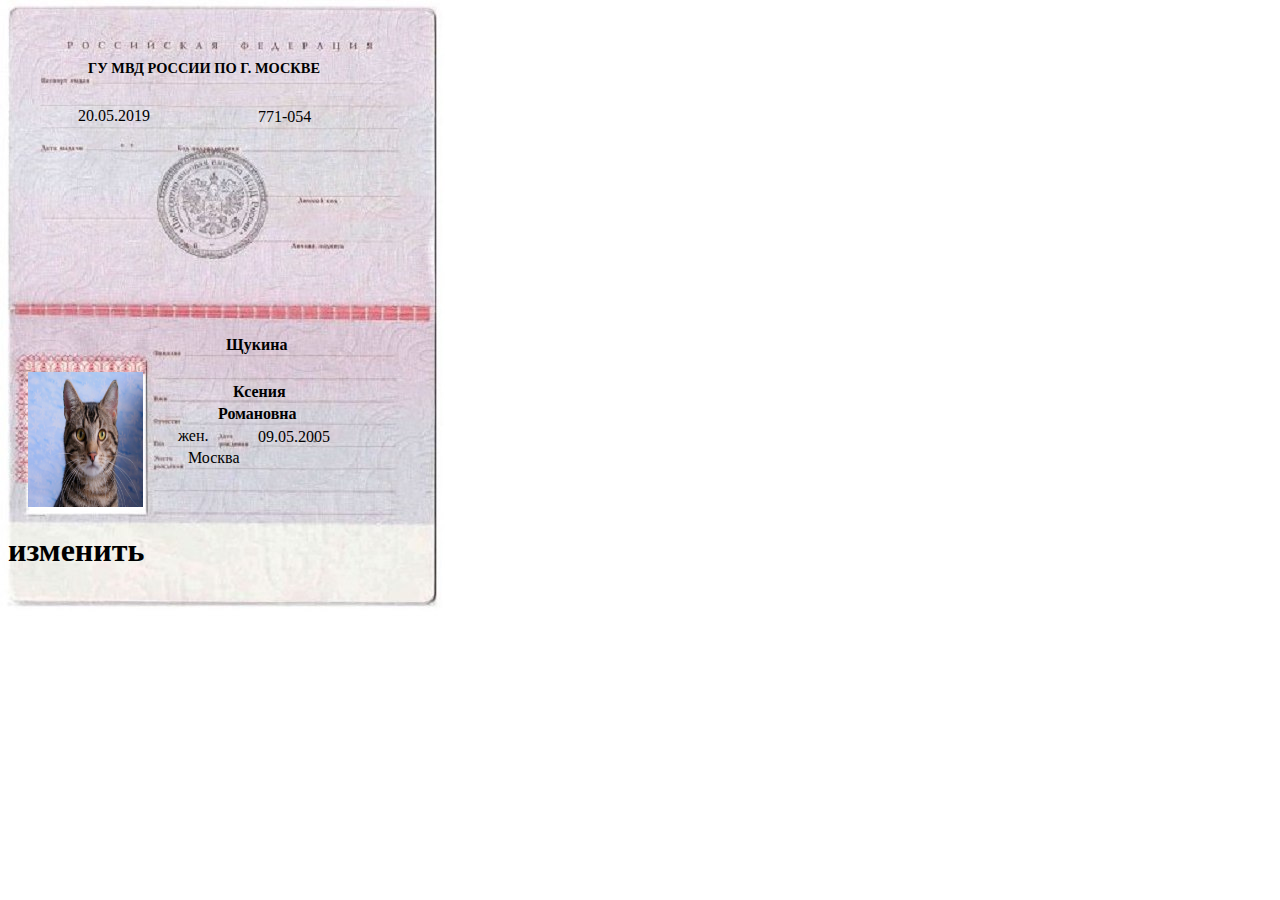
<file: passchanger.html>
<!DOCTYPE html>
<html lang="ru">
<head>
    <meta charset="UTF-8">
    <meta name="viewport" content="width=device-width, initial-scale=1.0">
<script src = "./assets/js/function2.js"></script>
    <title>Изменяем кириллицу на латиницу по клику</title>
     <style type="text/css">   
        body {
            background-image: url(./assets/img/1.jpg); 
            background-position: center-bottom;
            background-repeat: no-repeat;  
        }
        .block1 {   
            margin-left: 80px;
            margin-top: 60px;   
            font: bold 90% serif;
        }   
        .block2 {
            margin-left: 70px;   
            margin-top: 30px;
        }   
        .block3 {
            margin-left: 250px;   
            margin-top: -17px;
        }   
        .block4 {
            margin-left: 218px;   
            margin-top: 210px;
            font: bold 100% serif;   
        }
        .block5 {   
            margin-left: 225px;
            margin-top: 29px;   
            font: bold 100% serif;
        }   
        .block6 {
            margin-left: 210px;   
            margin-top: 4px;
            font: bold 100% serif;   
        }
        .block7 {   
            margin-left: 170px;
            margin-top: 4px;   
        }
        .block8 {   
            margin-left: 250px;
            margin-top: -17px;   
        }
        .block9 {
            margin-left: 180px;   
            margin-top: 3px;
        }
        .photo {   
            margin-left: 20px;
            margin-top: -95px;   
        }
    </style> 
</head>
<body>
    <div class="block1">ГУ МВД РОССИИ ПО Г. МОСКВЕ </div>
    <div class="block2"> 20.05.2019</div>
    <div class="block3"> 771-054</div>
    <div class="block4"> Щукина </div>
    <div class="block5">Ксения </div>
    <div class="block6"> Романовна </div>
    <div class="block7"> жен. </div>
    <div class="block8"> 09.05.2005 </div>
    <div class="block9"> Москва </div>
    <div class="photo"> <img src="./assets/img/img-1.jpg" height="135" width="115"/> </div>
    <h1 id="for_click"> изменить </h1>
</body>
</html>
</file>
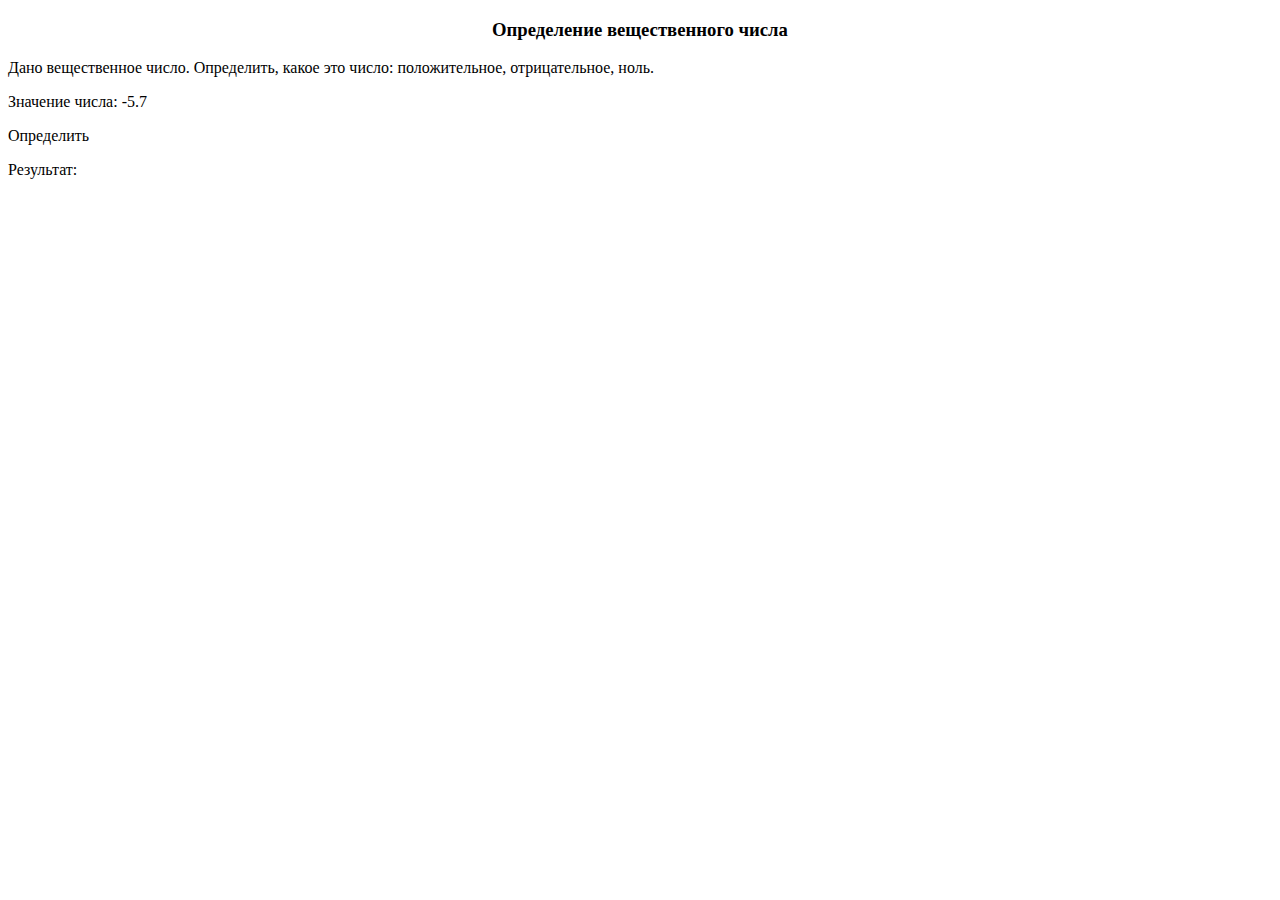
<file: task1.html>
<!DOCTYPE html>
<html lang="en">
<head>
    <meta charset="UTF-8">
    <title>Определение вещественного числа</title>
</head>
<body>
        
    <h3 align="center">Определение вещественного числа</h3>
    <p id="task_content">Дано вещественное число. Определить, какое это число: положительное, отрицательное, ноль.</p>
    <p>Значение числа: <span id="number">-5.7</span></p>
    <p id="determine">Определить</p>

    <p>Результат: <span id="result"></span></p>

<script src="./assets/js/task1.js"></script>

</body>
</html>
</file>
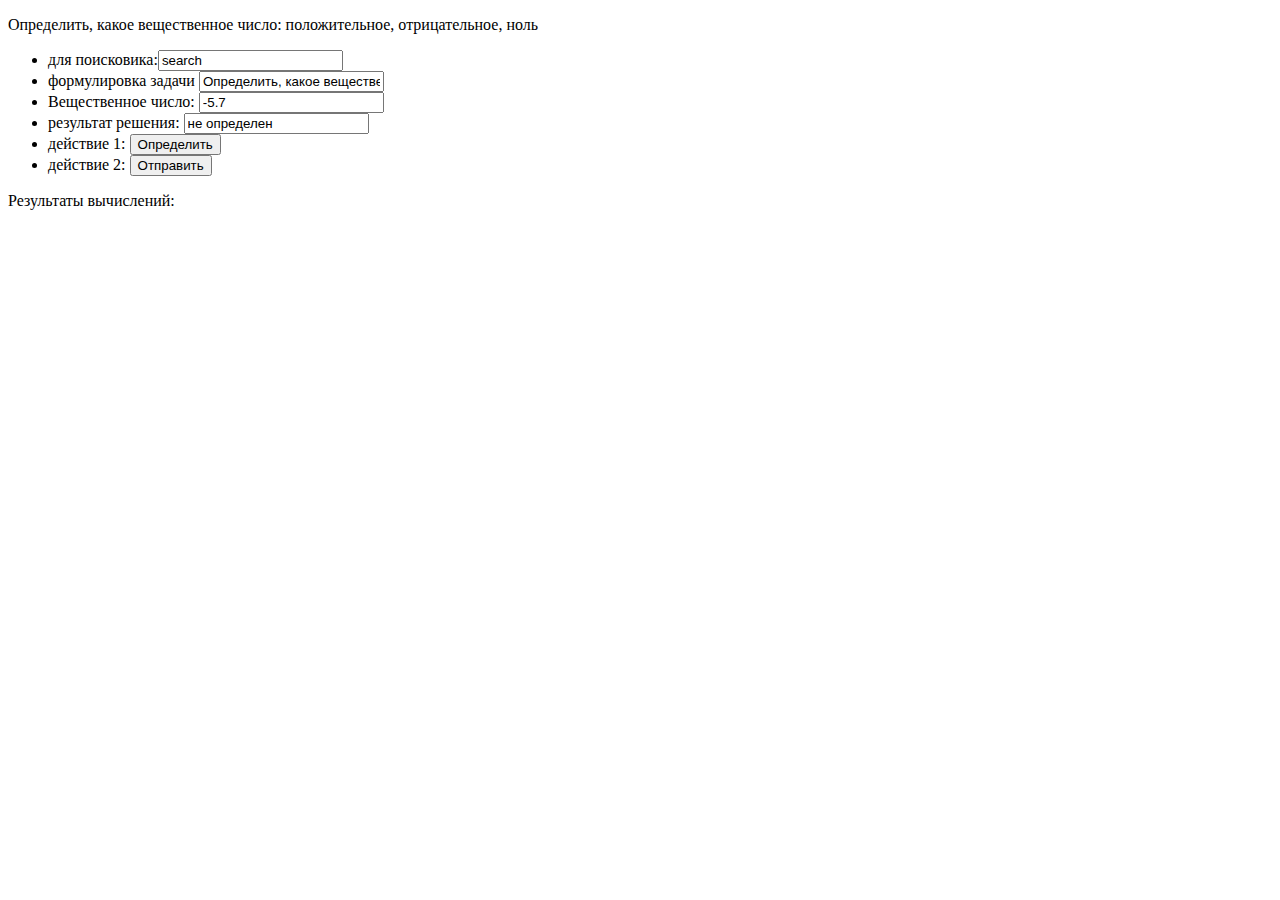
<file: task2.html>
<!DOCTYPE html>
<html>
<head>
    <meta charset="UTF-8">
    <title>form_abc</title>
</head>
<body>
<p>Определить, какое вещественное число: положительное, отрицательное, ноль</p>
<form action="https://www.bing.com/search?" id="UserEnter" name="UserEnter" target="_blank">
    <ul>
        <li>для поисковика:<input name="q" value="search"></li>
        <li>формулировка задачи <input name="formulation" value="Определить, какое вещественное число: положительное, отрицательное, ноль"></li>
        <li>Вещественное число: <input id="number" name="number" type="number" value="-5.7"></li>
        <li>результат решения: <input name="result" value="не определен"></li>
        <li>действие 1: <input id="determine" type="button" value="Определить"></li>
        <li>действие 2: <input id="send" type="button" value="Отправить"></li>
    </ul>
</form>
<p id="result">Результаты вычислений:  </p>
<script src="./assets/js/task2.js"></script>

</body>
</html>
</file>
<file: assets/style/style.css>
@import url('https://fonts.googleapis.com/css2?family=Montserrat:wght@300;700&display=swap');

*{
    margin: 0;
    padding: 0;
    box-sizing: border-box;
}

body{
    width: 100%;
    height: 100%;
    font-family: 'Montserrat';
    font-weight: 400;
    font-size: 16px;
    color: #fff;
}

.container{
    max-width: 1200px;
    width: 100%;
    margin: 0 auto;
}

section{
    padding-top: 80px;
    width: 100%;
    margin: 0 auto;
}

a{
    text-decoration: none;
}

ul{
    list-style-type: none;
}

.header{
    position: fixed;
    top: 0;
    left: 0;
    padding-top: 30px;
    padding-bottom: 30px;
    width: 100%;
    margin: 0 auto;
    max-height: 90px;
    display: flex;
    align-items: center;
    background-color: rgba(0, 0, 0, 0.8);
}

.logo-img{
    max-width: 100px;
    width: 100%;
}

.navigation{
    max-width: 1440px;
    margin: 0 auto;
    width: 100%;
    display: flex;
    align-items: center;
    justify-content: space-between;
}

.menu{
    display: flex;
    align-items: center;
}

.menu-link{
    margin-right: 35px;
    color: #fff;
    font-weight: 700;
    font-size: 18px;
    padding: 10px 20px;
}




.active, .menu-link:hover{
    border: 1px solid rgba(255, 255, 255, 0.6);
    border-radius: 50px;
    -webkit-border-radius: 50px;
    -moz-border-radius: 50px;
    -ms-border-radius: 50px;
    -o-border-radius: 50px;
}

.hero-title{
    font-size: 64px;
    color: #111;
    font-weight: 700;
}

.hero-box{
    padding-top: 80px;
    width: 100%;
    display: flex;
    align-items: center;
    justify-content: space-between;
}

.hero-text{
    font-size: 20px;
    margin-top: 20px;
    font-weight: 400;
    color: #111;
}

.catalog{
    padding-top: 120px;
}

.img-1{
    width: 100%;
    max-width: 80%;
}

.second-title{
    font-size: 4.2rem;
    text-align: center;
    font-weight: 700;
    color: #111;
}

.item-1{
    display: flex;
    flex-direction: column;
    align-items: center;
}

.item-1{
    margin-top: 25px;
    width: 100%;
    max-width: 33%;
}

.item-title{
    font-size: 24px;
    color: #111;
    font-weight: 700;
    margin-top: 15px;
}

.catalog-box{
    margin-top: 40px;
    width: 100%;
    display: flex;
    justify-content: space-between;
}

.car{
    max-width: 300px;
}


.catalog-link:hover{
    opacity: 0.5;
}
.catalog-link{
    padding: 50px;
    margin-left: 10px;
    text-align: center;
    border: 1px solid #111;
    border-radius: 50px;
    font-weight: 700;
    font-size: 32px;
    -webkit-border-radius: 50px;
    -moz-border-radius: 50px;
    -ms-border-radius: 50px;
    -o-border-radius: 50px;
}

.catalog-box-2{
    display: flex;
}

.hero-link , .news-link{
    display: inline-block;
    padding: 18px 65px;
    margin-top: 40px;
    background-color: black;
    border-radius: 50px;
    color: #fff;
    font-size: 18px;
    font-weight: 700;
    -webkit-border-radius: 50px;
    -moz-border-radius: 50px;
    -ms-border-radius: 50px;
    -o-border-radius: 50px;
}

.title-about{
    text-align: left;
}

.car-size{
    width: 100%;
    margin-top: 40px;
}

.about > .container{
    text-align: center;
}

.car-info > .container > .flex > form{
    max-width: 300px;
    width: 100%;
    margin: 50px auto;
    padding: 20px;
    border: 1px solid #111;
    border-radius: 5px;
}

input[type="text"], input[type="tel"], input[type="email"] {
    width: 100%;
    padding: 10px;
    margin: 5px 0;
    color: #111;
    border: 1px solid #111;
    border-radius: 4px;
}

button {
    background-color: #4CAF50;
    color: black;
    padding: 10px 15px;
    border: none;
    border-radius: 4px;
    cursor: pointer;
}

button:hover {
    background-color: #45a049;
}

label {
    font-weight: bold;
    color: #111;
}

.car-img{
    max-width: 70%;
}

.ul, .ul-2{
    margin-top: 40px;
    font-weight: 300;
    font-size: 24px;
    color: #111;
}

.ul, .ul-2 > li{
    margin-top: 15px;
}

.flex{
    display: flex;
}

.img-link{
    text-decoration: underline;
    font-size: 24px;
    font-weight: 700;
    color: #111;
    display: inline-block;
}

.ul-2{
    list-style-type:circle ;
}

.footer{
    width: 100%;
    height: 50vh;
    background-color: black;
    margin-top: 80px;
}

.footer > .container{
    display: flex;
    align-items: center;
    padding-top: 80px;
    align-content: center;
    flex-direction: column;
    justify-content: center;
}

.logo{
    max-width: 30%;
}

.porsche-link{
    font-size: 24px;
    color: #fff;
    font-weight: 700;
    text-decoration: underline;
    margin-top: 20px;
}

 .about-table {
    width: 100%;
    border-collapse: collapse;
}

.about-table td {
    padding: 20px;
    text-align: left;
    vertical-align: top;
    border: 1px solid #ddd;
}

.about-table img {
    display: block;
    margin-bottom: 10px;
}

table {
    background-image: url('https://i.pinimg.com/originals/4b/be/4d/4bbe4dcf5537ba1abdfa350f574c82b2.png');
    width: 100%;
    border-collapse: collapse;
    background-size: cover;
    margin-top: 30px;
    background-repeat: no-repeat;
}

th, td {
    border: 1px solid #111;
    padding: 8px;
    text-align: left;
}

th {
    background-color: #f2f2f2;
}

.cell-image {
    width: 100px;
    height: 100px;
}

.about{
    color: #111;
    padding-top: 160px;
}

.news-image {
    width: 100%;
    max-height: 400px;
    object-fit: cover;
    border-radius: 5px;
    margin-bottom: 15px;
}

.article {
    background-color: #ffffff;
    padding: 20px;
    border-radius: 10px;
    box-shadow: 0 0 10px rgba(0, 0, 0, 0.1);
    margin-bottom: 30px;
}

.test-drive{
    display: flex;
    align-items: center;
    justify-content: space-around;
}

.test-drive-box{
    margin-top: 80px;
    width: 100%;
    display: flex;
    justify-content: space-between;
    align-items: center;
}

.test-drive-form {
    max-width: 300px;
    width: 100%;
    margin-top: 20px;
}

label {
    display: block;
    margin-bottom: 10px;
}

.third-title{
    font-size: 32px;
    color: #111;
    font-weight: 700;
}

input[type="text"],
input[type="number"],
input[type="password"],
input[type="date"] {
    width: 100%;
    padding: 8px;
    margin-bottom: 10px;
    border-radius: 5px;
    border: 1px solid #ccc;
}

.to-img-link{
    text-decoration: underline;
    color: black;
    display: inline-block;
    font-size: 32px;
    font-weight: 300;
    margin-top: 20px;
}

input[type="radio"],
input[type="checkbox"] {
    margin-right: 5px;
}

input[type="submit"] {
    background-color: #4CAF50;
    color: white;
    padding: 10px 15px;
    border: none;
    border-radius: 5px;
    cursor: pointer;
}

input[type="submit"]:hover {
    background-color: #45a049;
}

.test-drive-img{
    width: 100%;
    max-width: 600px;
    min-width: 600px;
}
</file>
